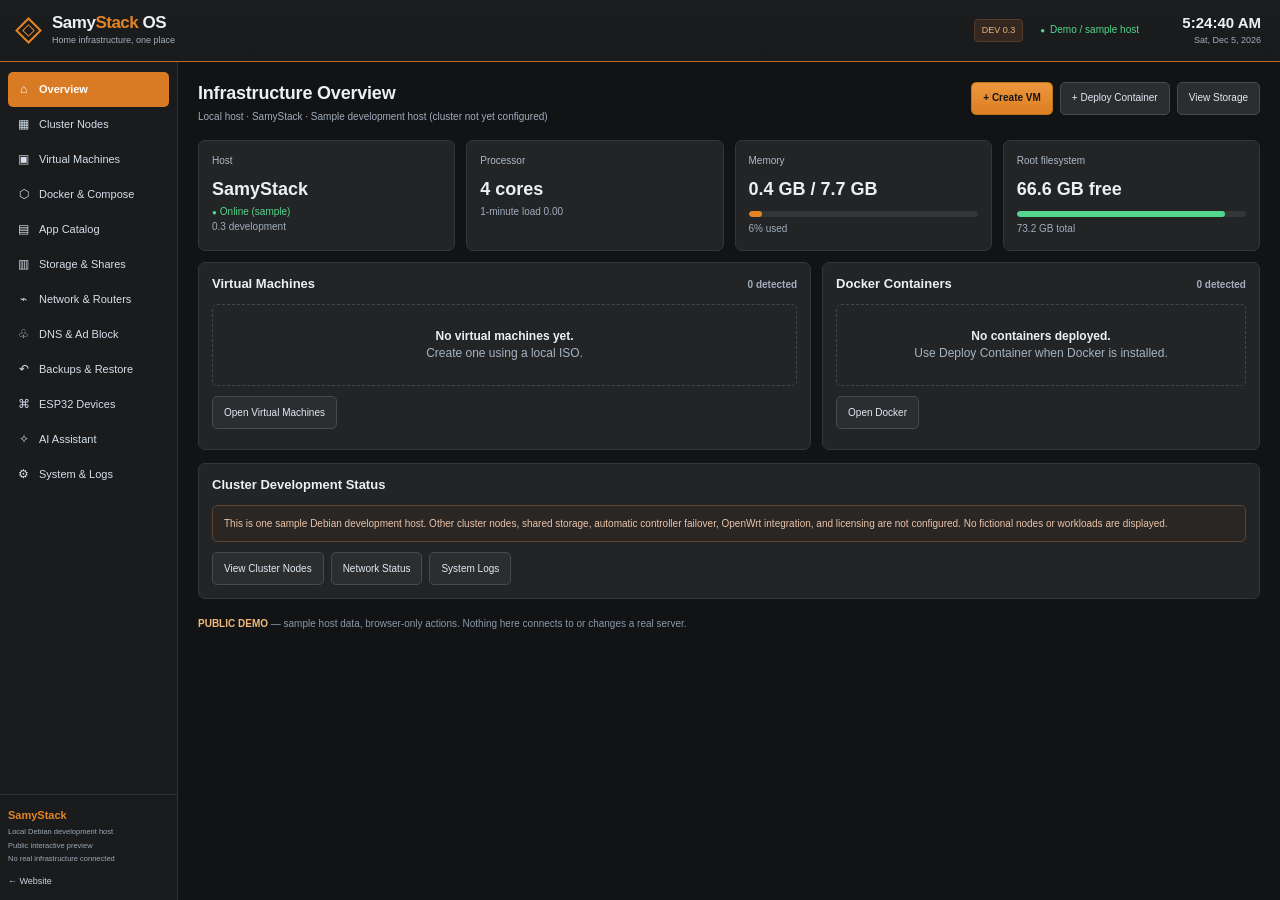
<file: docs/demo/index.html>
<!doctype html>
<html lang="en">
<head>
<meta charset="utf-8">
<meta name="viewport" content="width=device-width, initial-scale=1">
<meta name="theme-color" content="#17191a">
<title>SamyStack OS — Console Demo</title>
<link rel="icon" href="/favicon.svg" type="image/svg+xml">
<style>
:root{color-scheme:dark;--bg:#111314;--header:#1a1b1d;--side:#191b1c;--panel:#222425;--outline:#343738;--muted:#a0adbf;--orange:#e48424;--green:#55d68d;--text:#edf0f3;--red:#f57575}
*{box-sizing:border-box}
html,body{margin:0;min-height:100%;background:var(--bg);color:var(--text);font:12px/1.45 Arial,Helvetica,sans-serif}
button,input,select,textarea{font:inherit}
button{cursor:pointer}
a{color:inherit}
button:focus-visible,a:focus-visible,input:focus-visible,textarea:focus-visible,select:focus-visible{outline:2px solid var(--orange);outline-offset:2px}
header{height:62px;position:sticky;top:0;z-index:20;background:linear-gradient(#1b1d1e,#191a1b);border-bottom:1px solid #bd6c22;display:flex;align-items:center;justify-content:space-between;padding:0 19px;gap:16px}
.brand{display:flex;gap:14px;align-items:center;min-width:0;text-decoration:none}.brand-icon{width:19px;height:19px;border:2px solid var(--orange);transform:rotate(45deg);position:relative;flex:none}.brand-icon:after{content:"";position:absolute;inset:3px;border:1px solid var(--orange)}
.brand strong{display:block;font-size:17px;line-height:1.1;letter-spacing:-.5px}.brand strong em{font-style:normal;color:var(--orange)}.brand small{display:block;color:#a5b0be;font-size:9px;margin-top:2px}
.header-right{display:flex;align-items:center;gap:17px}.version{font-size:9px;color:#e7b37d;border:1px solid #563b29;border-radius:4px;background:#342720;padding:4px 7px}.demo-indicator{font-size:10px;color:var(--green);white-space:nowrap}.demo-indicator:before{content:"●";font-size:8px;margin-right:5px}.clock{text-align:right;min-width:105px}.clock strong{font-size:15px;display:block;line-height:1.2}.clock small{display:block;color:var(--muted);font-size:9px;margin-top:2px}
.shell{display:grid;grid-template-columns:178px minmax(0,1fr);min-height:calc(100vh - 62px)}
aside{background:var(--side);border-right:1px solid #303334;display:flex;flex-direction:column;position:sticky;top:62px;height:calc(100vh - 62px);min-height:0}
.sidebar-nav{padding:10px 8px;overflow:auto}.nav-item{width:100%;display:flex;align-items:center;text-align:left;gap:10px;min-height:35px;padding:0 10px;border:0;border-radius:5px;background:transparent;color:#d6dfeb;white-space:nowrap;font-size:11px}.nav-item:hover{background:#2b2d2e}.nav-item.active{background:#d97b24;color:white;font-weight:bold}.nav-icon{width:11px;text-align:center;flex:none;font-size:12px}
.side-bottom{margin-top:auto;border-top:1px solid #2e3031;padding:12px 8px;color:#9ca8b6;font-size:9px;line-height:1.5}.side-bottom b{display:block;font-size:11px;color:var(--orange);margin-bottom:2px}.side-bottom .return-link{display:block;margin-top:9px;color:#cbd4dd;text-decoration:none}.side-bottom .return-link:hover{text-decoration:underline}
main{padding:20px;min-width:0}.workspace{max-width:1340px}.page-heading{display:flex;justify-content:space-between;align-items:flex-start;gap:12px;margin-bottom:14px;min-height:44px}
h1{font-size:18px;line-height:1.25;margin:0 0 5px;font-weight:700;letter-spacing:-.2px}h2{font-size:13px;line-height:1.3;margin:0;font-weight:700}h3{font-size:12px;margin:0 0 7px}.subtitle{font-size:10px;color:var(--muted);margin:0}.actions{display:flex;gap:7px;align-items:center;flex-wrap:wrap;justify-content:flex-end}.btn{border:1px solid #464b4d;background:#2b2d2f;border-radius:5px;color:#e1eaf4;padding:8px 11px;font-size:10px;min-height:33px;white-space:nowrap}.btn:hover{background:#393c3e}.btn.primary{background:linear-gradient(#ec973d,#dd7e22);border-color:#bd741e;color:#171513;font-weight:bold}.btn.primary:hover{filter:brightness(1.1)}.btn.small{padding:5px 9px;min-height:28px}.btn.danger{color:#ffb3b3}.btn:disabled{opacity:.5;cursor:not-allowed}
.grid-four{display:grid;grid-template-columns:repeat(4,minmax(0,1fr));gap:11px;margin-bottom:11px}.panel{background:var(--panel);border:1px solid var(--outline);border-radius:7px;padding:13px;min-width:0}.stat-panel{min-height:103px}.stat-label{color:#adbac9;font-size:10px;display:block;margin-bottom:9px}.stat-value{display:block;font-size:18px;line-height:1.25;font-weight:bold;margin-bottom:3px}.mini-desc{font-size:10px;color:var(--muted)}.online{color:var(--green)}.online:before{content:"●";font-size:8px;margin-right:3px}.offline{color:#eeac7f}.track{height:6px;border-radius:8px;background:#323637;overflow:hidden;margin:11px 0 3px}.track>span{display:block;height:100%;border-radius:8px;background:var(--orange)}.track.green>span{background:var(--green)}
.grid-two{display:grid;grid-template-columns:1.4fr 1fr;gap:11px}.overview-grid{margin-bottom:13px}.overview-grid .panel{min-height:188px}.panel-head{display:flex;justify-content:space-between;align-items:center;gap:8px;margin-bottom:11px}.count{font-size:10px;color:var(--muted);font-weight:bold}.empty{border:1px dashed #434748;border-radius:5px;min-height:82px;display:flex;flex-direction:column;align-items:center;justify-content:center;text-align:center;padding:12px;color:#a6b4c4}.empty strong{color:#edf0f3}.empty.large{min-height:180px}.panel-footer{margin-top:10px;display:flex;gap:7px;flex-wrap:wrap}.notice{padding:10px 11px;border:1px solid #5c4533;background:#292624;border-radius:5px;color:#edc4a9;font-size:10px;line-height:1.5}.section-status .notice{margin:11px 0 9px}.section-status{min-height:133px}.data-table{width:100%;border-collapse:collapse;font-size:11px}.data-table th{color:#a8b5c3;text-align:left;font-size:10px;font-weight:normal;padding:10px 9px;border-bottom:1px solid #404344}.data-table td{padding:11px 9px;border-bottom:1px solid #333637}.data-table tr:last-child td{border-bottom:none}.row-actions{display:flex;gap:7px;flex-wrap:wrap}.pill{display:inline-block;padding:3px 7px;border-radius:4px;color:#eab77b;background:#4a3121;font-size:10px}.pill.ok{background:#214132;color:#87e4b0}.pill.muted{background:#343637;color:#b3bcc6}.stack{display:grid;gap:11px}.detail-grid{display:grid;grid-template-columns:repeat(3,minmax(0,1fr));gap:11px;margin-bottom:11px}.kv{display:flex;justify-content:space-between;gap:20px;border-bottom:1px solid #3a3e40;padding:9px 0;color:#afbdca}.kv b{color:#ecf1f4;font-weight:600}.kv:last-child{border-bottom:0}.code-area{border:1px solid #454849;border-radius:5px;background:#17191a;color:#dae2e9;width:100%;min-height:130px;padding:12px;font:11px/1.5 Consolas,monospace;resize:vertical}.catalog{display:grid;grid-template-columns:repeat(3,minmax(0,1fr));gap:11px}.app-tile{display:flex;flex-direction:column;gap:8px;min-height:140px}.app-tile p{margin:0;color:#acb9c6;flex:1}.app-mark{color:var(--orange);font-size:18px}.status-dot{display:inline-block;width:7px;height:7px;border-radius:50%;background:var(--green);margin-right:5px}.log-row{border-bottom:1px solid #353839;padding:8px 0;font:11px Consolas,monospace;color:#b5c2cd}.log-row:last-child{border:0}.log-row span{color:#dc923f;margin-right:14px}.toolbar-row{display:flex;align-items:center;gap:8px;flex-wrap:wrap;margin-bottom:10px}.toolbar-row .btn{font-size:10px}
footer.demo-banner{margin-top:18px;color:#8b9aab;font-size:10px;padding-bottom:15px}.demo-banner strong{color:#f1b87c}
#toast{position:fixed;right:18px;bottom:19px;z-index:50;background:#303435;border:1px solid #bd772e;color:#f1f3f4;padding:11px 15px;max-width:370px;border-radius:6px;box-shadow:0 8px 30px #0008;font-size:11px}
#modal-backdrop{position:fixed;inset:0;background:#000b;z-index:40;display:flex;align-items:center;justify-content:center;padding:18px}.modal{background:#212425;border:1px solid #57504a;border-radius:9px;box-shadow:0 12px 50px #0009;max-width:520px;width:100%;max-height:calc(100vh - 36px);overflow:auto;padding:18px}.modal-head{display:flex;justify-content:space-between;gap:12px;align-items:start;margin-bottom:10px}.modal h2{font-size:16px}.modal p{font-size:11px;color:#b9c6d2;line-height:1.6}.close{font-size:20px;color:#cad3dc;border:0;background:none;padding:0 4px;line-height:1}.field{display:grid;gap:5px;margin:12px 0}.field label{color:#c5d1df;font-size:11px}.field input,.field select,.field textarea{width:100%;background:#111617;border:1px solid #535858;border-radius:5px;padding:9px;color:#f4f6f7}.field textarea{min-height:90px;resize:vertical}.form-grid{display:grid;grid-template-columns:1fr 1fr;gap:0 12px}.modal-actions{display:flex;justify-content:flex-end;gap:8px;margin-top:15px}.info-text{font-size:10px;color:#9cadbd}.fake-link{border:0;background:none;padding:0;color:#e7a55f;text-decoration:underline}
[hidden]{display:none!important}
@media(max-width:1050px){.grid-four{grid-template-columns:repeat(2,minmax(0,1fr))}.catalog{grid-template-columns:repeat(2,minmax(0,1fr))}.overview-grid{grid-template-columns:1fr 1fr}.detail-grid{grid-template-columns:1fr 1fr}}
@media(max-width:760px){header{height:58px;padding:0 12px}.brand strong{font-size:15px}.clock{min-width:78px}.clock strong{font-size:12px}.header-right{gap:7px}.shell{grid-template-columns:53px minmax(0,1fr);min-height:calc(100vh - 58px)}aside{top:58px;height:calc(100vh - 58px)}.sidebar-nav{padding:7px 5px}.nav-item{padding:0;justify-content:center;min-height:39px}.nav-item .nav-text{display:none}.nav-icon{width:auto;font-size:17px}.side-bottom{padding:8px 4px;text-align:center}.side-bottom b,.side-bottom small{display:none}.side-bottom .return-link{font-size:9px}main{padding:12px}.page-heading{flex-wrap:wrap}.actions{justify-content:flex-start}.overview-grid{grid-template-columns:1fr}.grid-four,.detail-grid,.catalog{grid-template-columns:1fr 1fr}}
@media(max-width:460px){.clock small,.version{display:none}.grid-four,.detail-grid,.catalog{grid-template-columns:1fr}.panel{padding:11px}.stat-panel{min-height:83px}.page-heading{margin-bottom:10px}.form-grid{grid-template-columns:1fr}}
</style>
</head>
<body>
<header>
  <a href="/demo/" class="brand" aria-label="SamyStack OS demo home"><span class="brand-icon" aria-hidden="true"></span><span><strong>Samy<em>Stack</em> OS</strong><small>Home infrastructure, one place</small></span></a>
  <div class="header-right"><span class="version">DEV 0.3</span><span class="demo-indicator">Demo / sample host</span><span class="clock"><strong id="clock-time">--:--:--</strong><small id="clock-date">Demo mode</small></span></div>
</header>
<div class="shell">
<aside>
 <nav class="sidebar-nav" id="nav" aria-label="SamyStack OS console pages">
  <button class="nav-item active" data-view="overview"><span class="nav-icon">⌂</span><span class="nav-text">Overview</span></button>
  <button class="nav-item" data-view="nodes"><span class="nav-icon">▦</span><span class="nav-text">Cluster Nodes</span></button>
  <button class="nav-item" data-view="vms"><span class="nav-icon">▣</span><span class="nav-text">Virtual Machines</span></button>
  <button class="nav-item" data-view="docker"><span class="nav-icon">⬡</span><span class="nav-text">Docker &amp; Compose</span></button>
  <button class="nav-item" data-view="apps"><span class="nav-icon">▤</span><span class="nav-text">App Catalog</span></button>
  <button class="nav-item" data-view="storage"><span class="nav-icon">▥</span><span class="nav-text">Storage &amp; Shares</span></button>
  <button class="nav-item" data-view="network"><span class="nav-icon">⌁</span><span class="nav-text">Network &amp; Routers</span></button>
  <button class="nav-item" data-view="dns"><span class="nav-icon">♧</span><span class="nav-text">DNS &amp; Ad Block</span></button>
  <button class="nav-item" data-view="backups"><span class="nav-icon">↶</span><span class="nav-text">Backups &amp; Restore</span></button>
  <button class="nav-item" data-view="esp32"><span class="nav-icon">⌘</span><span class="nav-text">ESP32 Devices</span></button>
  <button class="nav-item" data-view="ai"><span class="nav-icon">✧</span><span class="nav-text">AI Assistant</span></button>
  <button class="nav-item" data-view="system"><span class="nav-icon">⚙</span><span class="nav-text">System &amp; Logs</span></button>
 </nav>
 <div class="side-bottom"><b>SamyStack</b><small>Local Debian development host<br>Public interactive preview<br>No real infrastructure connected</small><a class="return-link" href="/">← Website</a></div>
</aside>
<main><div class="workspace" id="workspace" aria-live="polite"></div><footer class="demo-banner"><strong>PUBLIC DEMO</strong> — sample host data, browser-only actions. Nothing here connects to or changes a real server.</footer></main>
</div>
<div id="modal-backdrop" hidden><div class="modal" role="dialog" aria-modal="true" aria-labelledby="modal-title"><div class="modal-head"><h2 id="modal-title"></h2><button class="close" data-action="close" aria-label="Close dialog">×</button></div><div id="modal-body"></div></div></div>
<div id="toast" role="status" hidden></div>
<script>
(function(){
"use strict";
var navItems=[].slice.call(document.querySelectorAll("[data-view]"));
var workspace=document.getElementById("workspace"),backdrop=document.getElementById("modal-backdrop"),toast=document.getElementById("toast");
var views={overview:"Infrastructure Overview",nodes:"Cluster Nodes",vms:"Virtual Machines",docker:"Docker & Compose",apps:"App Catalog",storage:"Storage & Shares",network:"Network & Routers",dns:"DNS & Ad Block",backups:"Backups & Restore",esp32:"ESP32 Devices",ai:"AI Assistant",system:"System & Logs"};
var state={view:"overview",vms:[],containers:[],logs:[],selected:null};
function esc(s){return String(s).replace(/[&<>"']/g,function(c){return {"&":"&amp;","<":"&lt;",">":"&gt;",'"':"&quot;","'":"&#39;"}[c]})}
function clock(){var now=new Date();document.getElementById("clock-time").textContent=now.toLocaleTimeString("en-US");document.getElementById("clock-date").textContent=now.toLocaleDateString("en-US",{weekday:"short",month:"short",day:"numeric",year:"numeric"})}
clock();setInterval(clock,1000);
function btn(text,action,variant){return '<button type="button" class="btn'+(variant?" "+variant:"")+'" data-action="'+esc(action)+'">'+esc(text)+'</button>'}
function linkBtn(text,view,variant){return '<button type="button" class="btn'+(variant?" "+variant:"")+'" data-go="'+view+'">'+esc(text)+'</button>'}
function wrap(title,subtitle,actions,body){return '<div class="page-heading"><div><h1>'+title+'</h1><p class="subtitle">'+subtitle+'</p></div><div class="actions">'+(actions||"")+'</div></div>'+body}
function panel(title,body,extra){return '<section class="panel"><div class="panel-head"><h2>'+title+'</h2><span class="count">'+(extra||"")+'</span></div>'+body+'</section>'}
function empty(heading,detail,large){return '<div class="empty'+(large?' large':'')+'"><strong>'+heading+'</strong><span>'+detail+'</span></div>'}
function over(){var vmCount=state.vms.length,ctCount=state.containers.length;
 var stats='<div class="grid-four">'+
 '<div class="panel stat-panel"><span class="stat-label">Host</span><span class="stat-value">SamyStack</span><span class="mini-desc online">Online (sample)</span><div class="mini-desc">0.3 development</div></div>'+
 '<div class="panel stat-panel"><span class="stat-label">Processor</span><span class="stat-value">4 cores</span><span class="mini-desc">1-minute load 0.00</span></div>'+
 '<div class="panel stat-panel"><span class="stat-label">Memory</span><span class="stat-value">0.4 GB / 7.7 GB</span><div class="track"><span style="width:6%"></span></div><span class="mini-desc">6% used</span></div>'+
 '<div class="panel stat-panel"><span class="stat-label">Root filesystem</span><span class="stat-value">66.6 GB free</span><div class="track green"><span style="width:91%"></span></div><span class="mini-desc">73.2 GB total</span></div>'+
 '</div>';
 var vms=panel("Virtual Machines",(vmCount?tableVM() : empty("No virtual machines yet.","Create one using a local ISO."))+'<div class="panel-footer">'+linkBtn("Open Virtual Machines","vms")+'</div>',vmCount+" detected");
 var cts=panel("Docker Containers",(ctCount?tableContainer() : empty("No containers deployed.","Use Deploy Container when Docker is installed."))+'<div class="panel-footer">'+linkBtn("Open Docker","docker")+'</div>',ctCount+" detected");
 var notice=panel("Cluster Development Status",'<div class="notice">This is one sample Debian development host. Other cluster nodes, shared storage, automatic controller failover, OpenWrt integration, and licensing are not configured. No fictional cluster nodes are displayed.</div><div class="panel-footer">'+linkBtn("View Cluster Nodes","nodes")+linkBtn("Network Status","network")+linkBtn("System Logs","system")+'</div>');
 return wrap("Infrastructure Overview","Local host · SamyStack · Sample development host (cluster not yet configured)",btn("+ Create VM","vm-create","primary")+btn("+ Deploy Container","container-create")+linkBtn("View Storage","storage"),stats+'<div class="grid-two overview-grid">'+vms+cts+'</div><section class="panel section-status"><h2>Cluster Development Status</h2><div class="notice">This is one sample Debian development host. Other cluster nodes, shared storage, automatic controller failover, OpenWrt integration, and licensing are not configured. No fictional nodes or workloads are displayed.</div><div class="panel-footer">'+linkBtn("View Cluster Nodes","nodes")+linkBtn("Network Status","network")+linkBtn("System Logs","system")+'</div></section>')}
function tableVM(){return '<div style="overflow:auto"><table class="data-table"><thead><tr><th>Name</th><th>vCPU</th><th>RAM</th><th>State</th><th>Actions</th></tr></thead><tbody>'+state.vms.map(function(vm,i){return '<tr><td>'+esc(vm.name)+'</td><td>'+vm.cores+'</td><td>'+vm.ram+' MB</td><td><span class="pill '+(vm.running?'ok':'muted')+'">'+(vm.running?'Running':'Stopped')+'</span></td><td><div class="row-actions">'+btn(vm.running?'Stop':'Start','vm-toggle:'+i,"small")+btn("Remove","vm-remove:"+i,"small danger")+'</div></td></tr>'}).join('')+'</tbody></table></div>'}
function tableContainer(){return '<div style="overflow:auto"><table class="data-table"><thead><tr><th>Name</th><th>Image</th><th>Status</th><th>Actions</th></tr></thead><tbody>'+state.containers.map(function(c,i){return '<tr><td>'+esc(c.name)+'</td><td>'+esc(c.image)+'</td><td><span class="pill '+(c.running?'ok':'muted')+'">'+(c.running?'Running':'Stopped')+'</span></td><td><div class="row-actions">'+btn(c.running?'Stop':'Start','container-toggle:'+i,"small")+btn("Remove","container-remove:"+i,"small danger")+'</div></td></tr>'}).join('')+'</tbody></table></div>'}
function nodes(){return wrap("Cluster Nodes","Discovered hosts, membership and availability · sample host",btn("Discover Nodes","discover","primary")+btn("Join Cluster","join"),'<div class="grid-four"><div class="panel stat-panel"><span class="stat-label">Known hosts</span><span class="stat-value">1</span><span class="mini-desc">Local development host</span></div><div class="panel stat-panel"><span class="stat-label">Cluster</span><span class="stat-value">Not configured</span><span class="mini-desc">Standalone mode</span></div><div class="panel stat-panel"><span class="stat-label">Healthy nodes</span><span class="stat-value">1 / 1</span><span class="mini-desc">Simulated status</span></div><div class="panel stat-panel"><span class="stat-label">Failover</span><span class="stat-value">Unavailable</span><span class="mini-desc">Requires additional nodes</span></div></div>'+panel("Nodes",'<div style="overflow:auto"><table class="data-table"><thead><tr><th>Host</th><th>Role</th><th>CPU</th><th>Memory</th><th>Status</th></tr></thead><tbody><tr><td><strong>SamyStack</strong></td><td>Standalone</td><td>4 cores</td><td>7.7 GB</td><td><span class="pill ok">Online · sample</span></td></tr></tbody></table></div>')+'<div class="notice" style="margin-top:12px">Cluster joining and node discovery are represented as interface previews only. No local network is scanned from this website.</div>')}
function vms(){return wrap("Virtual Machines","KVM / QEMU management · browser-only simulation",btn("+ Create VM","vm-create","primary")+btn("ISO Library","iso"),panel("Virtual Machines",state.vms.length?tableVM():empty("No virtual machines yet.","The example host has no VMs. Use Create VM to explore the form.",true),state.vms.length+" detected")+'<div class="notice" style="margin-top:12px">Virtual machines created here exist only in this browser tab. They are not installed or started on a server.</div>')}
function docker(){return wrap("Docker & Compose","Containers, images and Compose stacks · browser-only simulation",btn("+ Deploy Container","container-create","primary")+btn("New Compose Stack","compose"),panel("Containers",state.containers.length?tableContainer():empty("No containers deployed.","Deploy a sample container to explore the controls.",true),state.containers.length+" detected")+'<section class="panel" style="margin-top:12px"><div class="panel-head"><h2>Compose Stacks</h2><span class="count">0 stacks</span></div>'+empty("No Compose stacks yet.","Use New Compose Stack to preview the editor.")+'</section>')}
var apps=[["Home Assistant","Home automation and device management"],["Jellyfin","Your own local media server"],["Pi-hole","Network-wide ad blocking"],["Grafana","Dashboards and infrastructure metrics"],["Nextcloud","Personal files, sync and collaboration"],["Open WebUI","Self-hosted AI chat interface"]];
function catalog(){return wrap("App Catalog","Browse deployment templates for a home server",btn("Refresh Catalog","refresh","primary"),'<div class="catalog">'+apps.map(function(app,i){return '<section class="panel app-tile"><div class="app-mark">▣</div><h2>'+esc(app[0])+'</h2><p>'+esc(app[1])+'</p>'+btn("View deployment","app:"+i,"small")+'</section>'}).join('')+'</div><p class="mini-desc" style="margin-top:12px">Catalog entries are previews; no applications install from the public demo.</p>')}
function storage(){return wrap("Storage & Shares","Volumes, filesystem capacity and network shares",btn("Create Share","share","primary")+btn("Add Storage","add-storage"),'<div class="grid-four"><div class="panel stat-panel"><span class="stat-label">Root filesystem</span><span class="stat-value">73.2 GB</span><span class="mini-desc">Sample capacity</span></div><div class="panel stat-panel"><span class="stat-label">Free</span><span class="stat-value">66.6 GB</span><span class="mini-desc">91% available</span></div><div class="panel stat-panel"><span class="stat-label">Shared storage</span><span class="stat-value">0</span><span class="mini-desc">No volumes configured</span></div><div class="panel stat-panel"><span class="stat-label">Network shares</span><span class="stat-value">0</span><span class="mini-desc">SMB / NFS</span></div></div>'+panel("Filesystems",'<div class="kv"><span>Root filesystem</span><b>66.6 GB free / 73.2 GB</b></div><div class="track green"><span style="width:91%"></span></div><span class="mini-desc">Illustrative host snapshot; not a live filesystem probe.</span>')+'<section class="panel" style="margin-top:11px">'+panelInner("Network Shares",empty("No shares configured.","Add a storage share on a connected installation."))+'</section>')}
function panelInner(title,body){return '<div class="panel-head"><h2>'+title+'</h2></div>'+body}
function network(){return wrap("Network & Routers","Interfaces, gateway and router integrations",btn("Scan Network","scan","primary")+btn("Add Router","router"),'<div class="detail-grid"><div class="panel"><span class="stat-label">Host network</span><span class="stat-value">Demo mode</span><span class="mini-desc">No real network connection</span></div><div class="panel"><span class="stat-label">Routers</span><span class="stat-value">0</span><span class="mini-desc">No managed routers</span></div><div class="panel"><span class="stat-label">OpenWrt</span><span class="stat-value">Not configured</span><span class="mini-desc">Integration planned</span></div></div>'+panel("Network Interfaces",empty("Network information unavailable in public demo.","The installed console can show local interfaces."))+'<div class="notice" style="margin-top:11px">This website does not request LAN access or enumerate devices on your network.</div>')}
function dns(){return wrap("DNS & Ad Block","DNS resolver and network-wide filtering controls",btn("Configure DNS","configure-dns","primary"),'<div class="detail-grid"><div class="panel"><span class="stat-label">DNS service</span><span class="stat-value">Not configured</span></div><div class="panel"><span class="stat-label">Blocked requests</span><span class="stat-value">—</span></div><div class="panel"><span class="stat-label">Connected clients</span><span class="stat-value">—</span></div></div>'+panel("DNS & Ad Block",empty("No DNS service configured.","Install or connect a DNS filtering service on your real host.",true)))}
function backups(){return wrap("Backups & Restore","Snapshots, backup jobs and restores",btn("Create Backup Job","backup-create","primary")+btn("Restore","restore"),'<div class="detail-grid"><div class="panel"><span class="stat-label">Backup Jobs</span><span class="stat-value">0</span></div><div class="panel"><span class="stat-label">Recent Backups</span><span class="stat-value">0</span></div><div class="panel"><span class="stat-label">Backup Targets</span><span class="stat-value">0</span></div></div>'+panel("Scheduled Jobs",empty("No backup jobs configured.","Create a backup schedule on an installed host.",true)))}
function esp32(){return wrap("ESP32 Devices","Pair, monitor and manage compatible microcontrollers",btn("+ Add Device","pair","primary")+btn("Discover","esp-discover"),'<div class="detail-grid"><div class="panel"><span class="stat-label">Registered devices</span><span class="stat-value">0</span></div><div class="panel"><span class="stat-label">Online devices</span><span class="stat-value">0</span></div><div class="panel"><span class="stat-label">Firmware updates</span><span class="stat-value">—</span></div></div>'+panel("Device Fleet",empty("No ESP32 devices paired.","Devices can be managed from a connected installation.",true)))}
function ai(){return wrap("AI Assistant","On-device models and automation",btn("Assistant Settings","ai-settings","primary"),'<div class="grid-two"><section class="panel"><div class="panel-head"><h2>AI Assistant</h2><span class="pill muted">Not configured</span></div>'+empty("No active model.","Connect a local model on a real installation.",true)+'</section><section class="panel"><div class="panel-head"><h2>Assistant Configuration</h2></div><div class="kv"><span>Inference backend</span><b>Not configured</b></div><div class="kv"><span>Active model</span><b>None</b></div><div class="kv"><span>Server tools</span><b>Unavailable in demo</b></div>'+btn("Explore Settings","ai-settings")+'</section></div>')}
function system(){return wrap("System & Logs","Host information, service health and activity",btn("Refresh","refresh","primary")+btn("View Host","nodes"),'<div class="detail-grid"><div class="panel"><span class="stat-label">Build</span><span class="stat-value">0.3</span><span class="mini-desc">Development preview</span></div><div class="panel"><span class="stat-label">Host</span><span class="stat-value">SamyStack</span><span class="mini-desc">Sample Debian host</span></div><div class="panel"><span class="stat-label">Web demo</span><span class="stat-value">Offline</span><span class="mini-desc">No backend connected</span></div></div>'+panel("Activity Log",'<div class="log-row"><span>DEMO</span>Loaded the public SamyStack OS console preview</div><div class="log-row"><span>STATUS</span>Backend connection disabled for public demonstration</div>'+state.logs.map(function(s){return '<div class="log-row"><span>LOCAL</span>'+esc(s)+'</div>'}).join('')))}
function render(){var view=views[state.view]?state.view:"overview";navItems.forEach(function(n){var active=n.dataset.view===view;n.classList.toggle("active",active);n.setAttribute("aria-current",active?"page":"false");n.title=views[n.dataset.view]});var out={overview:over,nodes:nodes,vms:vms,docker:docker,apps:catalog,storage:storage,network:network,dns:dns,backups:backups,esp32:esp32,ai:ai,system:system};workspace.innerHTML=out[view]();document.title=views[view]+" | SamyStack OS Demo"}
function go(view,push){if(!views[view])view="overview";state.view=view;if(push!==false)history.pushState(null,"","?view="+encodeURIComponent(view));render();window.scrollTo({top:0,behavior:"auto"})}
var startingView=new URLSearchParams(location.search).get("view");state.view=views[startingView]?startingView:"overview";render();
addEventListener("popstate",function(){var v=new URLSearchParams(location.search).get("view");go(v,false)});
function showToast(message){toast.textContent=message;toast.hidden=false;clearTimeout(showToast.timer);showToast.timer=setTimeout(function(){toast.hidden=true},5000)}
function close(){backdrop.hidden=true;document.getElementById("modal-body").innerHTML=""}
function modal(title,body){document.getElementById("modal-title").textContent=title;document.getElementById("modal-body").innerHTML=body;backdrop.hidden=false;var input=backdrop.querySelector("input");if(input)input.focus()}
function note(action){var labels={discover:"Node discovery",join:"Join Cluster",iso:"ISO Library",share:"Create Share","add-storage":"Add Storage",scan:"Network Scan",router:"Router Integration","configure-dns":"DNS Settings","backup-create":"Create Backup Job",restore:"Restore Backup",pair:"Pair ESP32 Device","esp-discover":"ESP32 Discovery","ai-settings":"Assistant Settings",refresh:"Refresh"};
modal(labels[action]||"Feature Preview",'<p>This control is part of the SamyStack OS interface. It requires a running server backend and is not connected in the public website demo.</p><div class="notice">No devices, files, services or networks will be changed.</div><div class="modal-actions">'+btn("Close","close","primary")+'</div>')}
function handleAction(action){
 if(action==="close"){close();return}
 if(action==="vm-create"){modal("Create Virtual Machine",'<p>Explore the VM setup form. Submitting creates a temporary browser-only example, not a real virtual machine.</p><form id="vm-form"><div class="field"><label for="vm-name">VM name</label><input id="vm-name" name="vm-name" maxlength="40" value="demo-vm" required></div><div class="form-grid"><div class="field"><label for="vm-cpu">CPU cores</label><select id="vm-cpu"><option>1</option><option selected>2</option><option>4</option></select></div><div class="field"><label for="vm-ram">Memory</label><select id="vm-ram"><option>512</option><option selected>2048</option><option>4096</option></select></div></div><div class="form-grid"><div class="field"><label for="vm-disk">Disk size</label><select id="vm-disk"><option>10 GB</option><option selected>20 GB</option><option>40 GB</option></select></div><div class="field"><label for="vm-iso">Installation ISO</label><select id="vm-iso"><option>None (demo only)</option></select></div></div><div class="notice">Browser-only simulation · no hypervisor is used</div><div class="modal-actions">'+btn("Cancel","close")+'<button class="btn primary" type="submit">Create sample VM</button></div></form>');return}
 if(action==="container-create"){modal("Deploy Container",'<p>Add a simulated container to explore the Docker interface. It does not pull images or execute code.</p><form id="container-form"><div class="field"><label for="container-name">Container name</label><input id="container-name" maxlength="40" value="demo-container" required></div><div class="field"><label for="container-image">Image</label><select id="container-image"><option>nginx:alpine</option><option>redis:alpine</option><option>hello-world:latest</option></select></div><div class="notice">Browser-only simulation · Docker is not contacted</div><div class="modal-actions">'+btn("Cancel","close")+'<button class="btn primary" type="submit">Deploy sample container</button></div></form>');return}
 if(action==="compose"){modal("New Compose Stack",'<p>Preview a Compose configuration. This editor does not run any containers.</p><div class="field"><label for="compose-text">compose.yaml</label><textarea id="compose-text" class="code-area" spellcheck="false">services:\n  web:\n    image: nginx:alpine\n    ports:\n      - "8080:80"</textarea></div><div class="modal-actions">'+btn("Close","close")+btn("Preview only","compose-preview","primary")+'</div>');return}
 if(action==="compose-preview"){showToast("Compose preview only. No containers were deployed.");close();return}
 if(action.indexOf("app:")===0){var idx=parseInt(action.split(":")[1],10);if(!apps[idx])return;modal(apps[idx][0],'<p>'+esc(apps[idx][1])+'.</p><div class="notice">A connected SamyStack OS installation would show deployment options here. The public demo cannot install this application.</div><div class="modal-actions">'+btn("Close","close")+btn("Preview deployment","app-preview","primary")+'</div>');return}
 if(action==="app-preview"){showToast("Application deployment preview only. No software was installed.");close();return}
 if(action.indexOf("vm-toggle:")===0){var i=parseInt(action.split(":")[1],10);if(!state.vms[i])return;state.vms[i].running=!state.vms[i].running;state.logs.push("Sample VM "+state.vms[i].name+" "+(state.vms[i].running?"started":"stopped"));render();return}
 if(action.indexOf("vm-remove:")===0){var i=parseInt(action.split(":")[1],10);if(!state.vms[i])return;state.logs.push("Sample VM "+state.vms[i].name+" removed");state.vms.splice(i,1);render();return}
 if(action.indexOf("container-toggle:")===0){var i=parseInt(action.split(":")[1],10);if(!state.containers[i])return;state.containers[i].running=!state.containers[i].running;render();return}
 if(action.indexOf("container-remove:")===0){var i=parseInt(action.split(":")[1],10);if(!state.containers[i])return;state.containers.splice(i,1);render();return}
 if(action==="refresh"){render();showToast("Refreshed browser-only sample data.");return}
 note(action)
}
document.addEventListener("click",function(e){var nav=e.target.closest("[data-view]");if(nav){go(nav.dataset.view);return}var route=e.target.closest("[data-go]");if(route){go(route.dataset.go);return}var action=e.target.closest("[data-action]");if(action){handleAction(action.dataset.action);return}if(e.target===backdrop)close()});
document.addEventListener("submit",function(e){if(e.target.id==="vm-form"){e.preventDefault();var name=document.getElementById("vm-name").value.trim();if(!name)return;state.vms.push({name:name,cores:document.getElementById("vm-cpu").value,ram:document.getElementById("vm-ram").value,running:false});state.logs.push("Sample VM "+name+" created");close();go("vms");showToast("Sample VM added to browser session only.");return}if(e.target.id==="container-form"){e.preventDefault();var name=document.getElementById("container-name").value.trim();if(!name)return;state.containers.push({name:name,image:document.getElementById("container-image").value,running:true});state.logs.push("Sample container "+name+" added");close();go("docker");showToast("Sample container added to browser session only.");return}});
document.addEventListener("keydown",function(e){if(e.key==="Escape"&&!backdrop.hidden)close()});
})();
</script>
</body>
</html>
</file>
